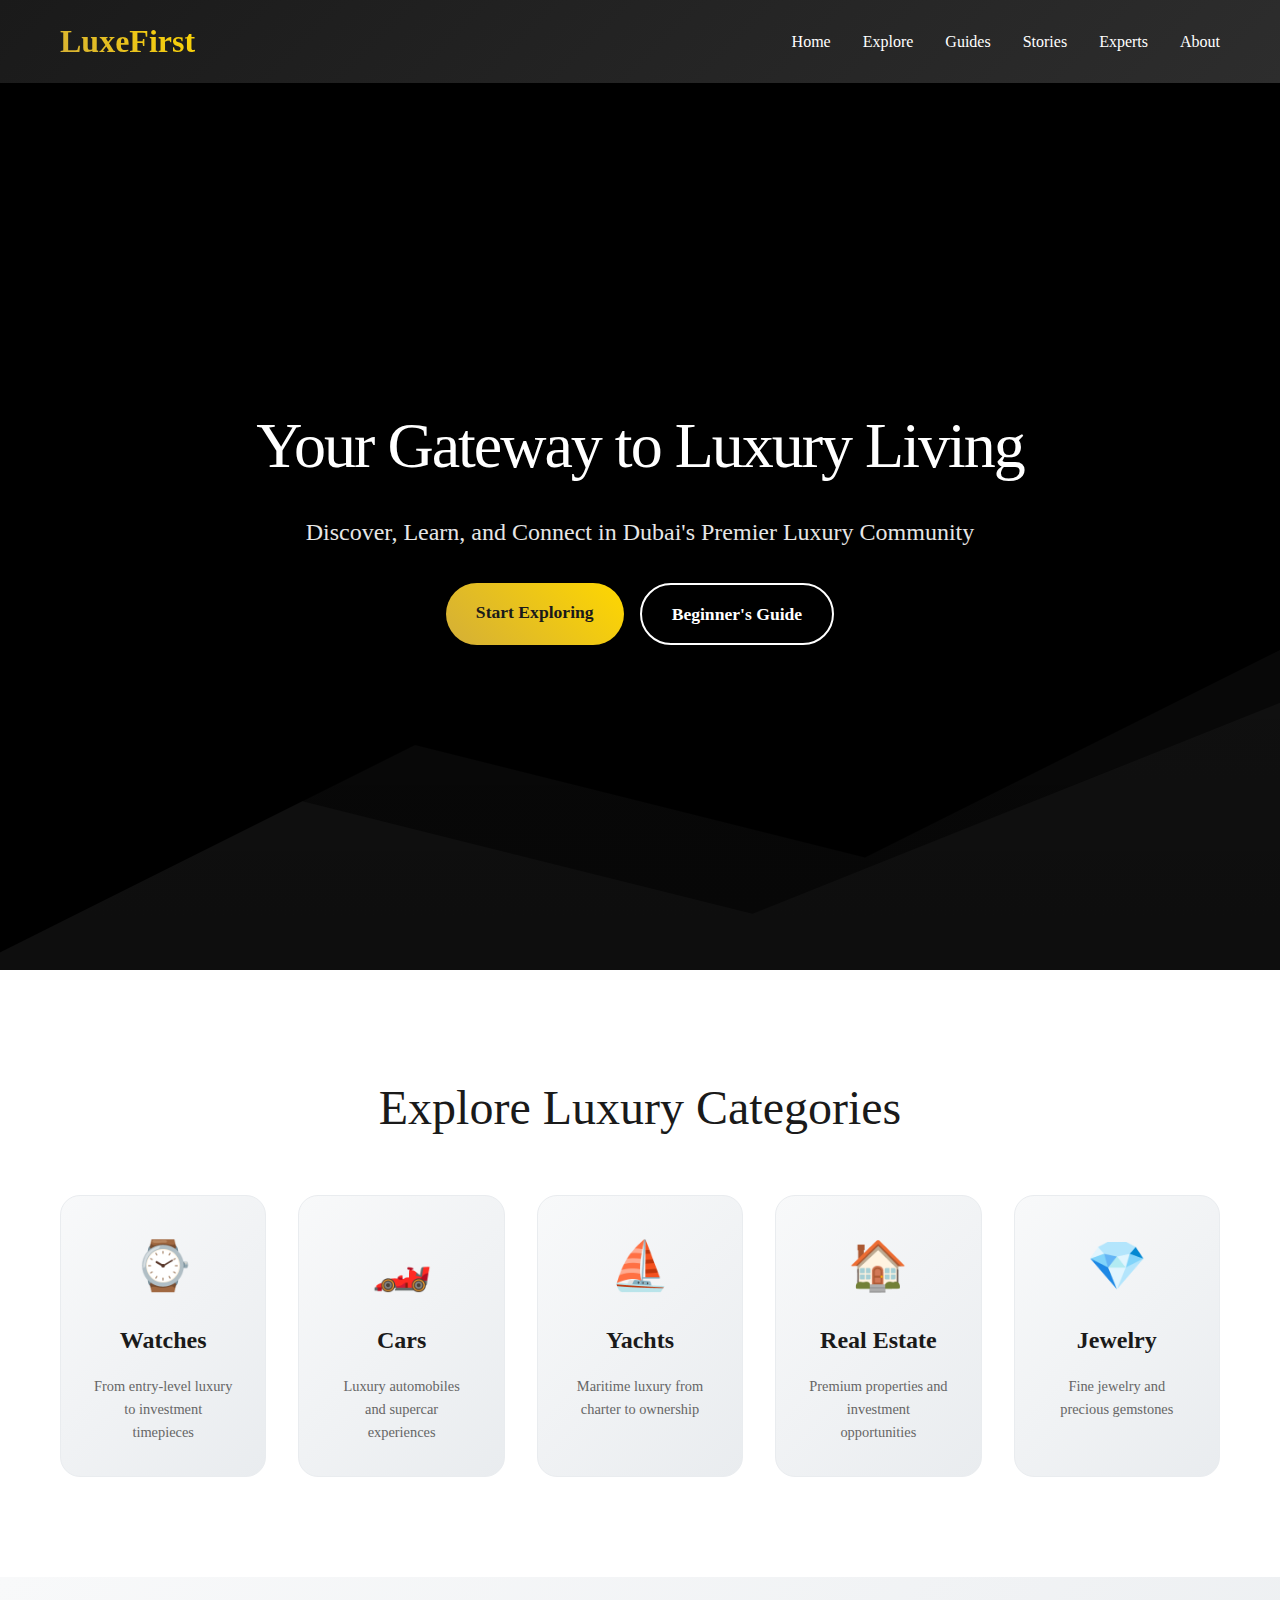
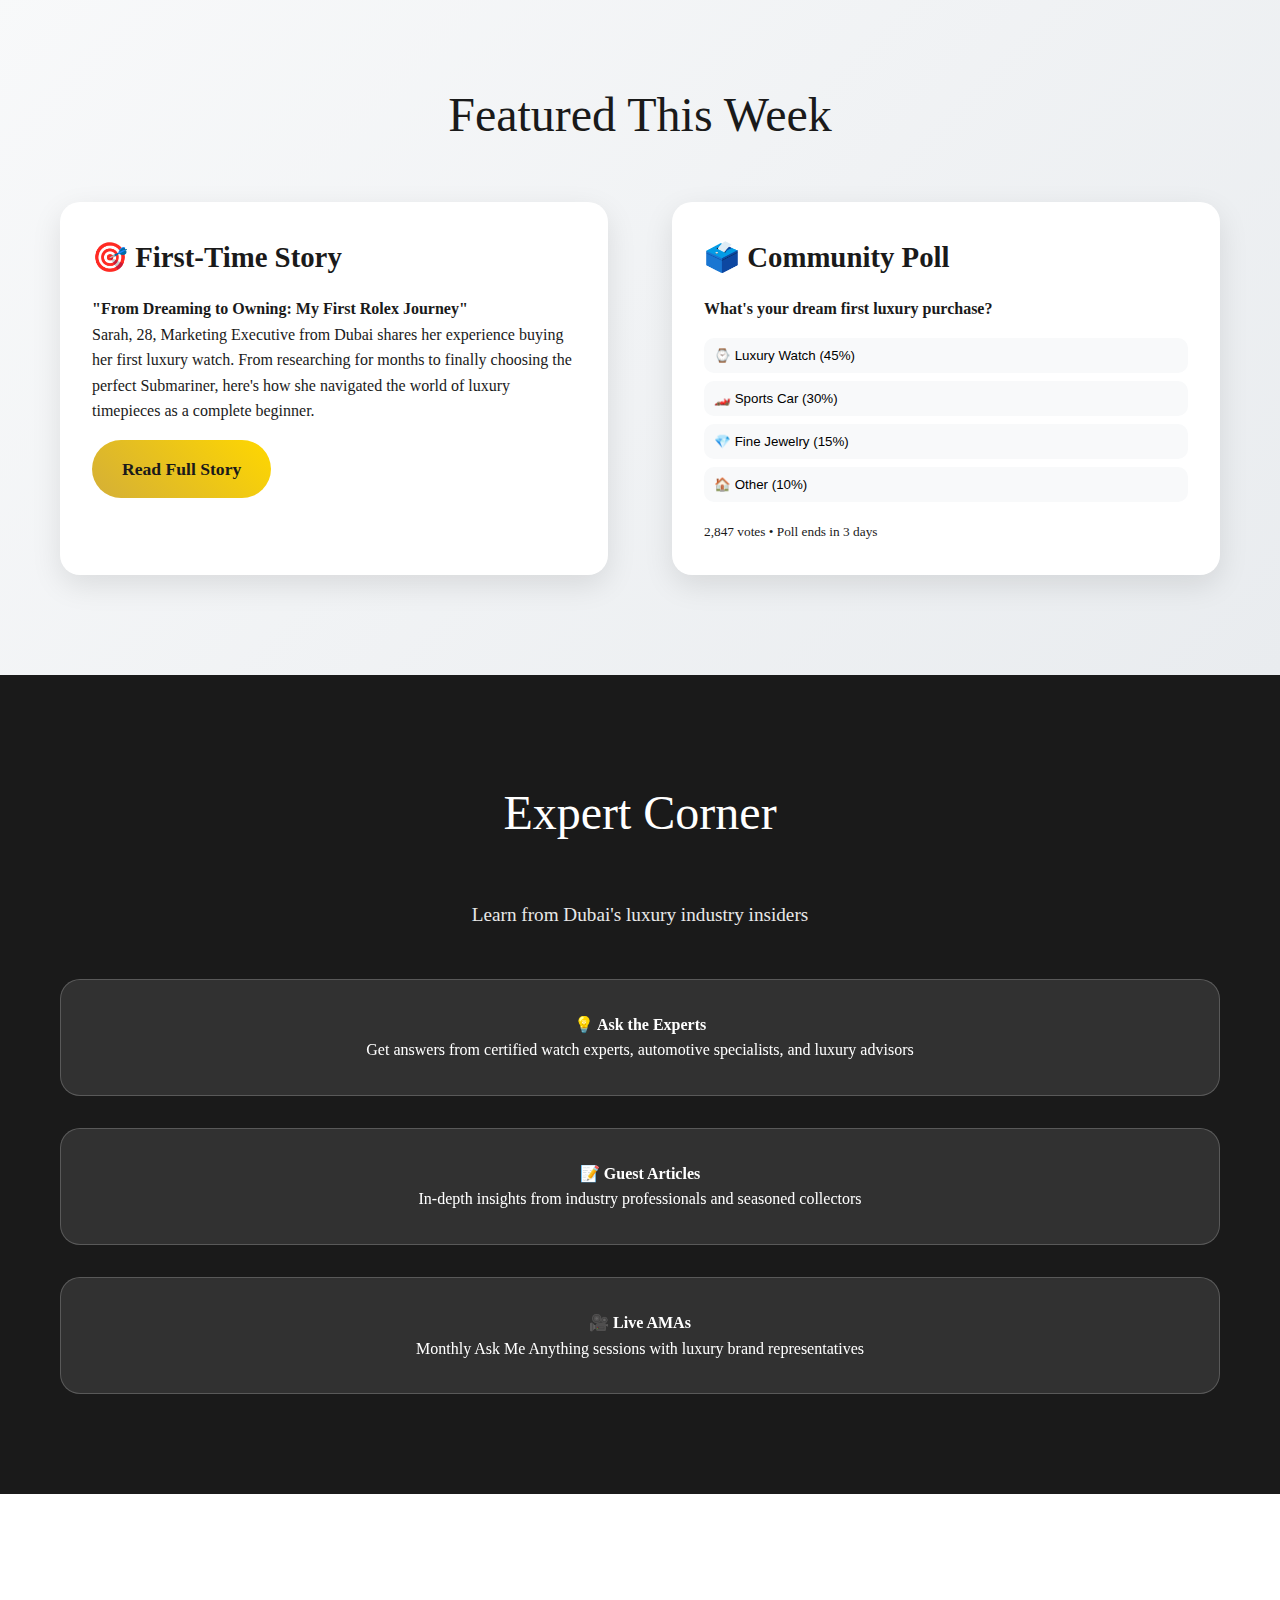
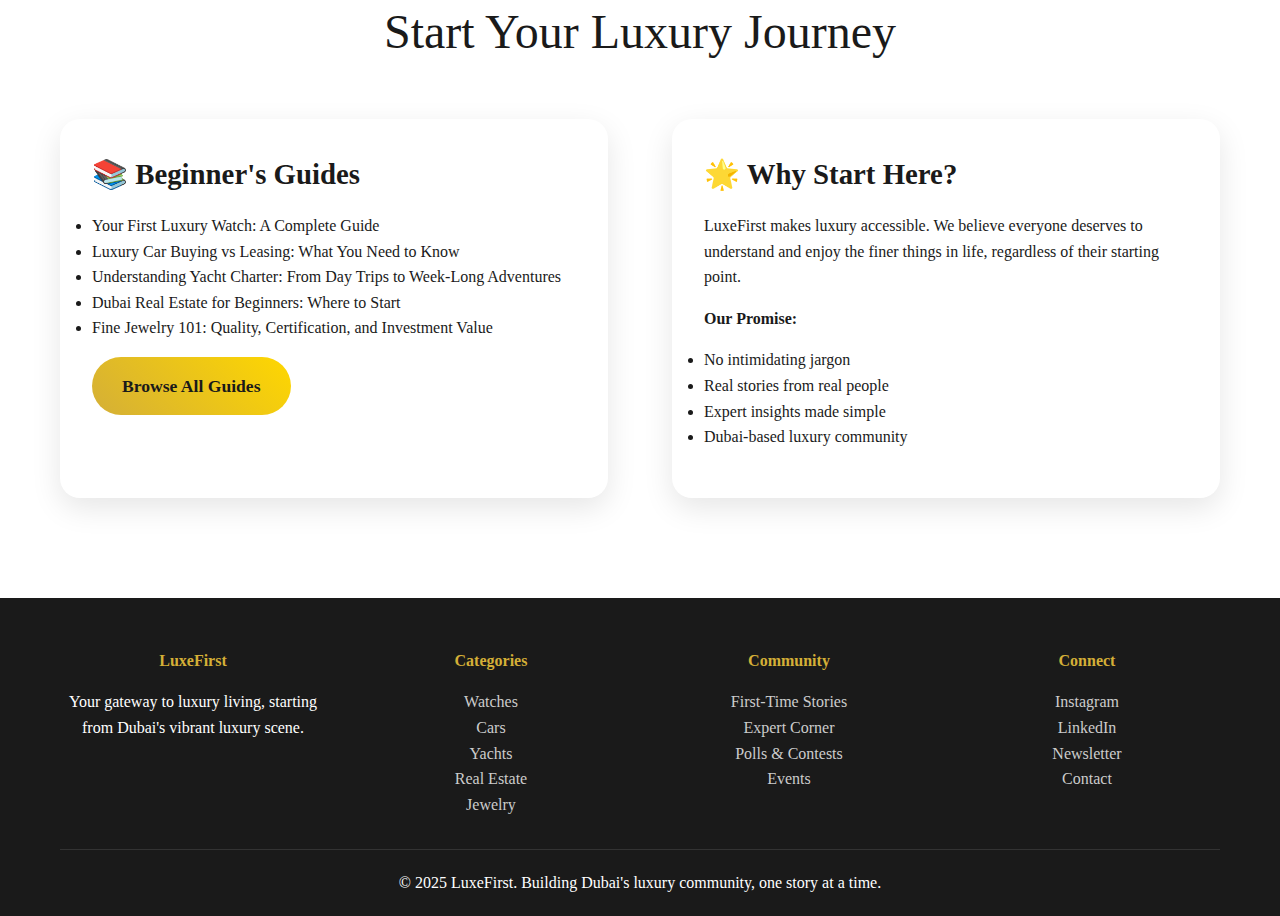
<file: index.html>
<!DOCTYPE html>
<html lang="en">
<head>
<meta charset="UTF-8">
<meta name="viewport" content="width=device-width, initial-scale=1.0">
<title>LuxeFirst - Your Gateway to Luxury Living</title>
<style>
* {
margin: 0;
padding: 0;
box-sizing: border-box;
}

body {
font-family: 'Playfair Display', 'Georgia', serif;
line-height: 1.6;
color: #1a1a1a;
background: #fafafa;
}

.container {
max-width: 1200px;
margin: 0 auto;
padding: 0 20px;
}

/* Header */
.header {
background: linear-gradient(135deg, #1a1a1a 0%, #2d2d2d 100%);
color: white;
padding: 1rem 0;
position: fixed;
width: 100%;
top: 0;
z-index: 1000;
backdrop-filter: blur(10px);
}

.nav {
display: flex;
justify-content: space-between;
align-items: center;
}

.logo {
font-size: 2rem;
font-weight: 700;
background: linear-gradient(45deg, #d4af37, #ffd700);
-webkit-background-clip: text;
-webkit-text-fill-color: transparent;
}

.nav-links {
display: flex;
list-style: none;
gap: 2rem;
}

.nav-links a {
color: white;
text-decoration: none;
font-weight: 500;
transition: color 0.3s ease;
}

.nav-links a:hover {
color: #d4af37;
}

.mobile-menu {
display: none;
flex-direction: column;
cursor: pointer;
}

.mobile-menu span {
width: 25px;
height: 3px;
background: white;
margin: 3px 0;
transition: 0.3s;
}

/* Hero Section */
.hero {
background: linear-gradient(rgba(0,0,0,0.4), rgba(0,0,0,0.6)), url('data:image/svg+xml,<svg xmlns="http://www.w3.org/2000/svg" viewBox="0 0 1200 800"><rect fill="%23000000" width="1200" height="800"/><polygon fill="%23111111" points="0,800 400,600 800,700 1200,500 1200,800"/><polygon fill="%23222222" points="0,800 300,650 700,750 1200,550 1200,800"/></svg>');
background-size: cover;
background-position: center;
height: 100vh;
display: flex;
align-items: center;
justify-content: center;
text-align: center;
color: white;
margin-top: 70px;
}

.hero-content h1 {
font-size: 4rem;
margin-bottom: 1rem;
font-weight: 300;
letter-spacing: -2px;
}

.hero-tagline {
font-size: 1.5rem;
margin-bottom: 2rem;
font-weight: 300;
opacity: 0.9;
}

.cta-buttons {
display: flex;
gap: 1rem;
justify-content: center;
flex-wrap: wrap;
}

.btn {
padding: 15px 30px;
border: none;
border-radius: 50px;
font-size: 1.1rem;
font-weight: 600;
cursor: pointer;
transition: all 0.3s ease;
text-decoration: none;
display: inline-block;
}

.btn-primary {
background: linear-gradient(45deg, #d4af37, #ffd700);
color: #1a1a1a;
}

.btn-primary:hover {
transform: translateY(-2px);
box-shadow: 0 10px 25px rgba(212, 175, 55, 0.3);
}

.btn-secondary {
background: transparent;
color: white;
border: 2px solid white;
}

.btn-secondary:hover {
background: white;
color: #1a1a1a;
}

/* Categories Section */
.categories {
padding: 100px 0;
background: white;
}

.section-title {
text-align: center;
font-size: 3rem;
margin-bottom: 3rem;
color: #1a1a1a;
font-weight: 300;
}

.categories-grid {
display: grid;
grid-template-columns: repeat(auto-fit, minmax(200px, 1fr));
gap: 2rem;
margin-top: 3rem;
}

.category-card {
background: linear-gradient(135deg, #f8f9fa 0%, #e9ecef 100%);
padding: 2rem;
border-radius: 20px;
text-align: center;
transition: all 0.3s ease;
cursor: pointer;
border: 1px solid #e9ecef;
}

.category-card:hover {
transform: translateY(-10px);
box-shadow: 0 20px 40px rgba(0,0,0,0.1);
background: linear-gradient(135deg, #fff 0%, #f8f9fa 100%);
}

.category-icon {
font-size: 3rem;
margin-bottom: 1rem;
}

.category-card h3 {
font-size: 1.5rem;
margin-bottom: 1rem;
color: #1a1a1a;
}

.category-card p {
color: #666;
font-size: 0.9rem;
}

/* Featured Content */
.featured {
padding: 100px 0;
background: linear-gradient(135deg, #f8f9fa 0%, #e9ecef 100%);
}

.featured-grid {
display: grid;
grid-template-columns: 1fr 1fr;
gap: 4rem;
margin-top: 3rem;
}

.featured-story, .featured-poll {
background: white;
padding: 2rem;
border-radius: 20px;
box-shadow: 0 10px 30px rgba(0,0,0,0.1);
}

.featured-story h3, .featured-poll h3 {
font-size: 1.8rem;
margin-bottom: 1rem;
color: #1a1a1a;
}

.poll-options {
margin: 1rem 0;
}

.poll-option {
display: block;
margin: 0.5rem 0;
padding: 10px;
background: #f8f9fa;
border: none;
border-radius: 10px;
cursor: pointer;
width: 100%;
text-align: left;
transition: background 0.3s ease;
}

.poll-option:hover {
background: #e9ecef;
}

/* Expert Corner */
.expert-corner {
padding: 100px 0;
background: #1a1a1a;
color: white;
text-align: center;
}

.expert-grid {
display: grid;
grid-template-columns: repeat(auto-fit, minmin(250px, 1fr));
gap: 2rem;
margin-top: 3rem;
}

.expert-card {
background: rgba(255,255,255,0.1);
padding: 2rem;
border-radius: 20px;
backdrop-filter: blur(10px);
border: 1px solid rgba(255,255,255,0.2);
}

/* Footer */
.footer {
background: #1a1a1a;
color: white;
padding: 50px 0 20px;
text-align: center;
}

.footer-content {
display: grid;
grid-template-columns: repeat(auto-fit, minmax(250px, 1fr));
gap: 2rem;
margin-bottom: 2rem;
}

.footer h4 {
margin-bottom: 1rem;
color: #d4af37;
}

.footer-links {
list-style: none;
}

.footer-links a {
color: #ccc;
text-decoration: none;
transition: color 0.3s ease;
}

.footer-links a:hover {
color: #d4af37;
}

/* Responsive */
@media (max-width: 768px) {
.nav-links {
display: none;
}

.mobile-menu {
display: flex;
}

.hero-content h1 {
font-size: 2.5rem;
}

.hero-tagline {
font-size: 1.2rem;
}

.featured-grid {
grid-template-columns: 1fr;
}

.cta-buttons {
flex-direction: column;
align-items: center;
}
}

/* Animations */
@keyframes fadeInUp {
from {
opacity: 0;
transform: translateY(30px);
}
to {
opacity: 1;
transform: translateY(0);
}
}

.animate-on-scroll {
animation: fadeInUp 0.8s ease forwards;
}

/* Interactive Elements */
.interactive-element {
cursor: pointer;
transition: all 0.3s ease;
}

.interactive-element:hover {
transform: scale(1.05);
}
</style>
</head>
<body>
<!-- Header -->
<header class="header">
<nav class="nav container">
<div class="logo">LuxeFirst</div>
<ul class="nav-links">
<li><a href="#home">Home</a></li>
<li><a href="#explore">Explore</a></li>
<li><a href="#guides">Guides</a></li>
<li><a href="#stories">Stories</a></li>
<li><a href="#experts">Experts</a></li>
<li><a href="#about">About</a></li>
</ul>
<div class="mobile-menu">
<span></span>
<span></span>
<span></span>
</div>
</nav>
</header>

<!-- Hero Section -->
<section id="home" class="hero">
<div class="hero-content">
<h1>Your Gateway to Luxury Living</h1>
<p class="hero-tagline">Discover, Learn, and Connect in Dubai's Premier Luxury Community</p>
<div class="cta-buttons">
<a href="#explore" class="btn btn-primary interactive-element">Start Exploring</a>
<a href="#guides" class="btn btn-secondary interactive-element">Beginner's Guide</a>
</div>
</div>
</section>

<!-- Categories Section -->
<section id="explore" class="categories">
<div class="container">
<h2 class="section-title">Explore Luxury Categories</h2>
<div class="categories-grid">
<div class="category-card interactive-element" data-category="watches">
<div class="category-icon">⌚</div>
<h3>Watches</h3>
<p>From entry-level luxury to investment timepieces</p>
</div>
<div class="category-card interactive-element" data-category="cars">
<div class="category-icon">🏎️</div>
<h3>Cars</h3>
<p>Luxury automobiles and supercar experiences</p>
</div>
<div class="category-card interactive-element" data-category="yachts">
<div class="category-icon">⛵</div>
<h3>Yachts</h3>
<p>Maritime luxury from charter to ownership</p>
</div>
<div class="category-card interactive-element" data-category="realestate">
<div class="category-icon">🏠</div>
<h3>Real Estate</h3>
<p>Premium properties and investment opportunities</p>
</div>
<div class="category-card interactive-element" data-category="jewelry">
<div class="category-icon">💎</div>
<h3>Jewelry</h3>
<p>Fine jewelry and precious gemstones</p>
</div>
</div>
</div>
</section>

<!-- Featured Content -->
<section id="stories" class="featured">
<div class="container">
<h2 class="section-title">Featured This Week</h2>
<div class="featured-grid">
<div class="featured-story">
<h3>🎯 First-Time Story</h3>
<h4>"From Dreaming to Owning: My First Rolex Journey"</h4>
<p>Sarah, 28, Marketing Executive from Dubai shares her experience buying her first luxury watch. From researching for months to finally choosing the perfect Submariner, here's how she navigated the world of luxury timepieces as a complete beginner.</p>
<a href="#" class="btn btn-primary" style="margin-top: 1rem;">Read Full Story</a>
</div>
<div class="featured-poll">
<h3>🗳️ Community Poll</h3>
<h4>What's your dream first luxury purchase?</h4>
<div class="poll-options">
<button class="poll-option" onclick="vote('watch')">⌚ Luxury Watch (45%)</button>
<button class="poll-option" onclick="vote('car')">🏎️ Sports Car (30%)</button>
<button class="poll-option" onclick="vote('jewelry')">💎 Fine Jewelry (15%)</button>
<button class="poll-option" onclick="vote('other')">🏠 Other (10%)</button>
</div>
<p><small>2,847 votes • Poll ends in 3 days</small></p>
</div>
</div>
</div>
</section>

<!-- Expert Corner -->
<section id="experts" class="expert-corner">
<div class="container">
<h2 class="section-title" style="color: white;">Expert Corner</h2>
<p style="font-size: 1.2rem; margin-bottom: 2rem; opacity: 0.9;">Learn from Dubai's luxury industry insiders</p>
<div class="expert-grid">
<div class="expert-card">
<h4>💡 Ask the Experts</h4>
<p>Get answers from certified watch experts, automotive specialists, and luxury advisors</p>
</div>
<div class="expert-card">
<h4>📝 Guest Articles</h4>
<p>In-depth insights from industry professionals and seasoned collectors</p>
</div>
<div class="expert-card">
<h4>🎥 Live AMAs</h4>
<p>Monthly Ask Me Anything sessions with luxury brand representatives</p>
</div>
</div>
</div>
</section>

<!-- Beginner Guides Preview -->
<section id="guides" class="categories" style="background: white;">
<div class="container">
<h2 class="section-title">Start Your Luxury Journey</h2>
<div class="featured-grid" style="margin-top: 3rem;">
<div class="featured-story">
<h3>📚 Beginner's Guides</h3>
<ul style="text-align: left; margin: 1rem 0;">
<li>Your First Luxury Watch: A Complete Guide</li>
<li>Luxury Car Buying vs Leasing: What You Need to Know</li>
<li>Understanding Yacht Charter: From Day Trips to Week-Long Adventures</li>
<li>Dubai Real Estate for Beginners: Where to Start</li>
<li>Fine Jewelry 101: Quality, Certification, and Investment Value</li>
</ul>
<a href="#" class="btn btn-primary">Browse All Guides</a>
</div>
<div class="featured-story">
<h3>🌟 Why Start Here?</h3>
<p>LuxeFirst makes luxury accessible. We believe everyone deserves to understand and enjoy the finer things in life, regardless of their starting point.</p>
<p style="margin-top: 1rem;"><strong>Our Promise:</strong></p>
<ul style="text-align: left; margin: 1rem 0;">
<li>No intimidating jargon</li>
<li>Real stories from real people</li>
<li>Expert insights made simple</li>
<li>Dubai-based luxury community</li>
</ul>
</div>
</div>
</div>
</section>

<!-- Footer -->
<footer id="about" class="footer">
<div class="container">
<div class="footer-content">
<div>
<h4>LuxeFirst</h4>
<p>Your gateway to luxury living, starting from Dubai's vibrant luxury scene.</p>
</div>
<div>
<h4>Categories</h4>
<ul class="footer-links">
<li><a href="#">Watches</a></li>
<li><a href="#">Cars</a></li>
<li><a href="#">Yachts</a></li>
<li><a href="#">Real Estate</a></li>
<li><a href="#">Jewelry</a></li>
</ul>
</div>
<div>
<h4>Community</h4>
<ul class="footer-links">
<li><a href="#">First-Time Stories</a></li>
<li><a href="#">Expert Corner</a></li>
<li><a href="#">Polls & Contests</a></li>
<li><a href="#">Events</a></li>
</ul>
</div>
<div>
<h4>Connect</h4>
<ul class="footer-links">
<li><a href="#">Instagram</a></li>
<li><a href="#">LinkedIn</a></li>
<li><a href="#">Newsletter</a></li>
<li><a href="#">Contact</a></li>
</ul>
</div>
</div>
<div style="border-top: 1px solid #333; padding-top: 20px; margin-top: 30px;">
<p>&copy; 2025 LuxeFirst. Building Dubai's luxury community, one story at a time.</p>
</div>
</div>
</footer>

<script>
// Smooth scrolling
document.querySelectorAll('a[href^="#"]').forEach(anchor => {
anchor.addEventListener('click', function (e) {
e.preventDefault();
const target = document.querySelector(this.getAttribute('href'));
if (target) {
target.scrollIntoView({
behavior: 'smooth',
block: 'start'
});
}
});
});

// Category card interactions
document.querySelectorAll('.category-card').forEach(card => {
card.addEventListener('click', function() {
const category = this.dataset.category;
showCategoryDetails(category);
});
});

function showCategoryDetails(category) {
const categoryInfo = {
watches: "Explore the world of luxury timepieces, from heritage brands to modern innovations.",
cars: "Discover luxury automobiles, from classic elegance to cutting-edge supercars.",
yachts: "Navigate the waters of luxury yachting, from charter experiences to ownership.",
realestate: "Explore premium properties and investment opportunities in Dubai and beyond.",
jewelry: "Discover fine jewelry, precious stones, and investment pieces."
};

alert(`${category.toUpperCase()}: ${categoryInfo[category]}\n\nFeature coming soon - detailed category pages with guides, stories, and expert insights!`);
}

// Poll voting
function vote(option) {
alert(`Thank you for voting for: ${option}!\n\nYour vote has been recorded. Check back later to see updated results!`);
}

// Mobile menu toggle
const mobileMenu = document.querySelector('.mobile-menu');
const navLinks = document.querySelector('.nav-links');

mobileMenu.addEventListener('click', () => {
navLinks.style.display = navLinks.style.display === 'flex' ? 'none' : 'flex';
});

// Add scroll animations
const observerOptions = {
threshold: 0.1,
rootMargin: '0px 0px -50px 0px'
};

const observer = new IntersectionObserver((entries) => {
entries.forEach(entry => {
if (entry.isIntersecting) {
entry.target.classList.add('animate-on-scroll');
}
});
}, observerOptions);

// Observe all sections
document.querySelectorAll('section').forEach(section => {
observer.observe(section);
});

// Interactive hover effects
document.querySelectorAll('.interactive-element').forEach(element => {
element.addEventListener('mouseenter', function() {
this.style.transform = 'scale(1.05)';
});

element.addEventListener('mouseleave', function() {
this.style.transform = 'scale(1)';
});
});

// Newsletter signup (placeholder)
function subscribeNewsletter() {
const email = prompt("Enter your email to join our luxury community:");
if (email) {
alert(`Welcome to LuxeFirst! We'll send luxury insights and first-time stories to ${email}`);
}
}

// Add some dynamic content loading
setTimeout(() => {
// Simulate loading new poll results
const pollResults = document.querySelectorAll('.poll-option');
pollResults.forEach((option, index) => {
option.style.background = `linear-gradient(90deg, #e9ecef ${[45, 30, 15, 10][index]}%, #f8f9fa ${[45, 30, 15, 10][index]}%)`;
});
}, 2000);
</script>
</body>
</html>
</file>
